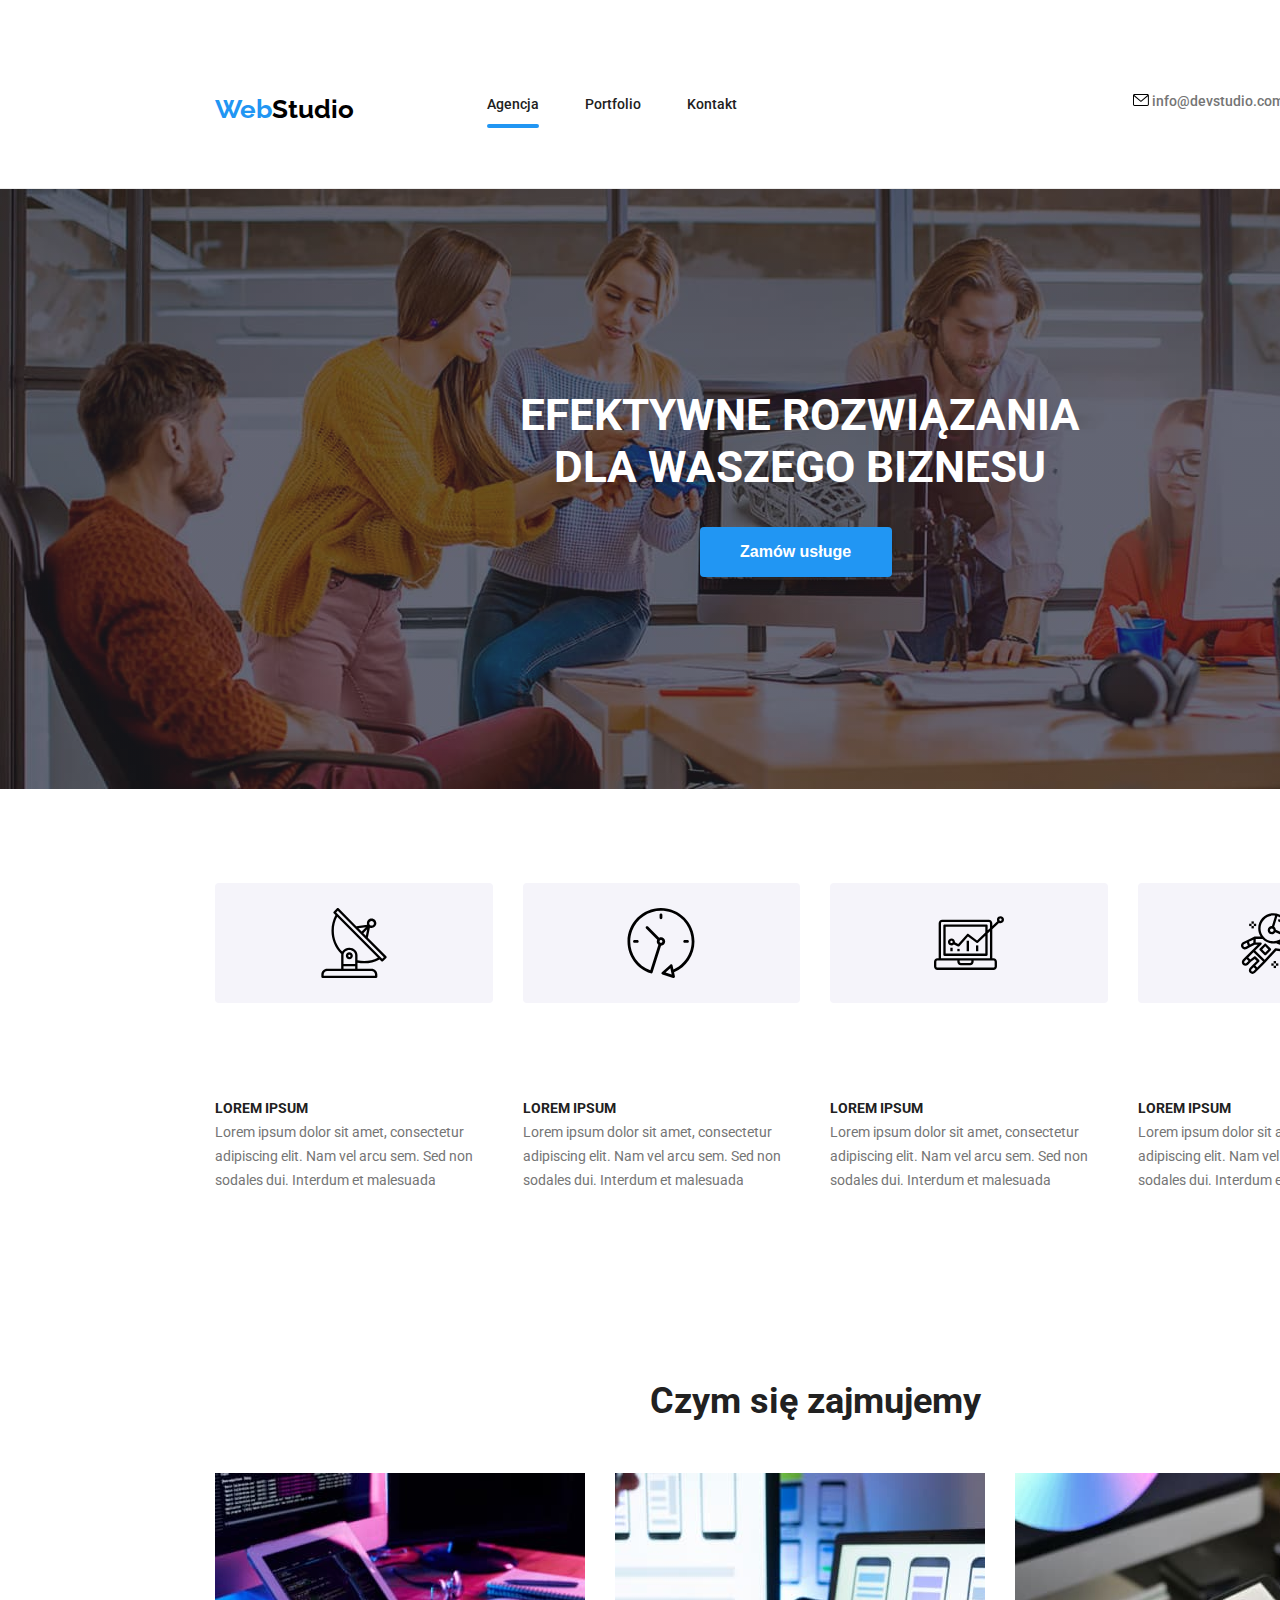
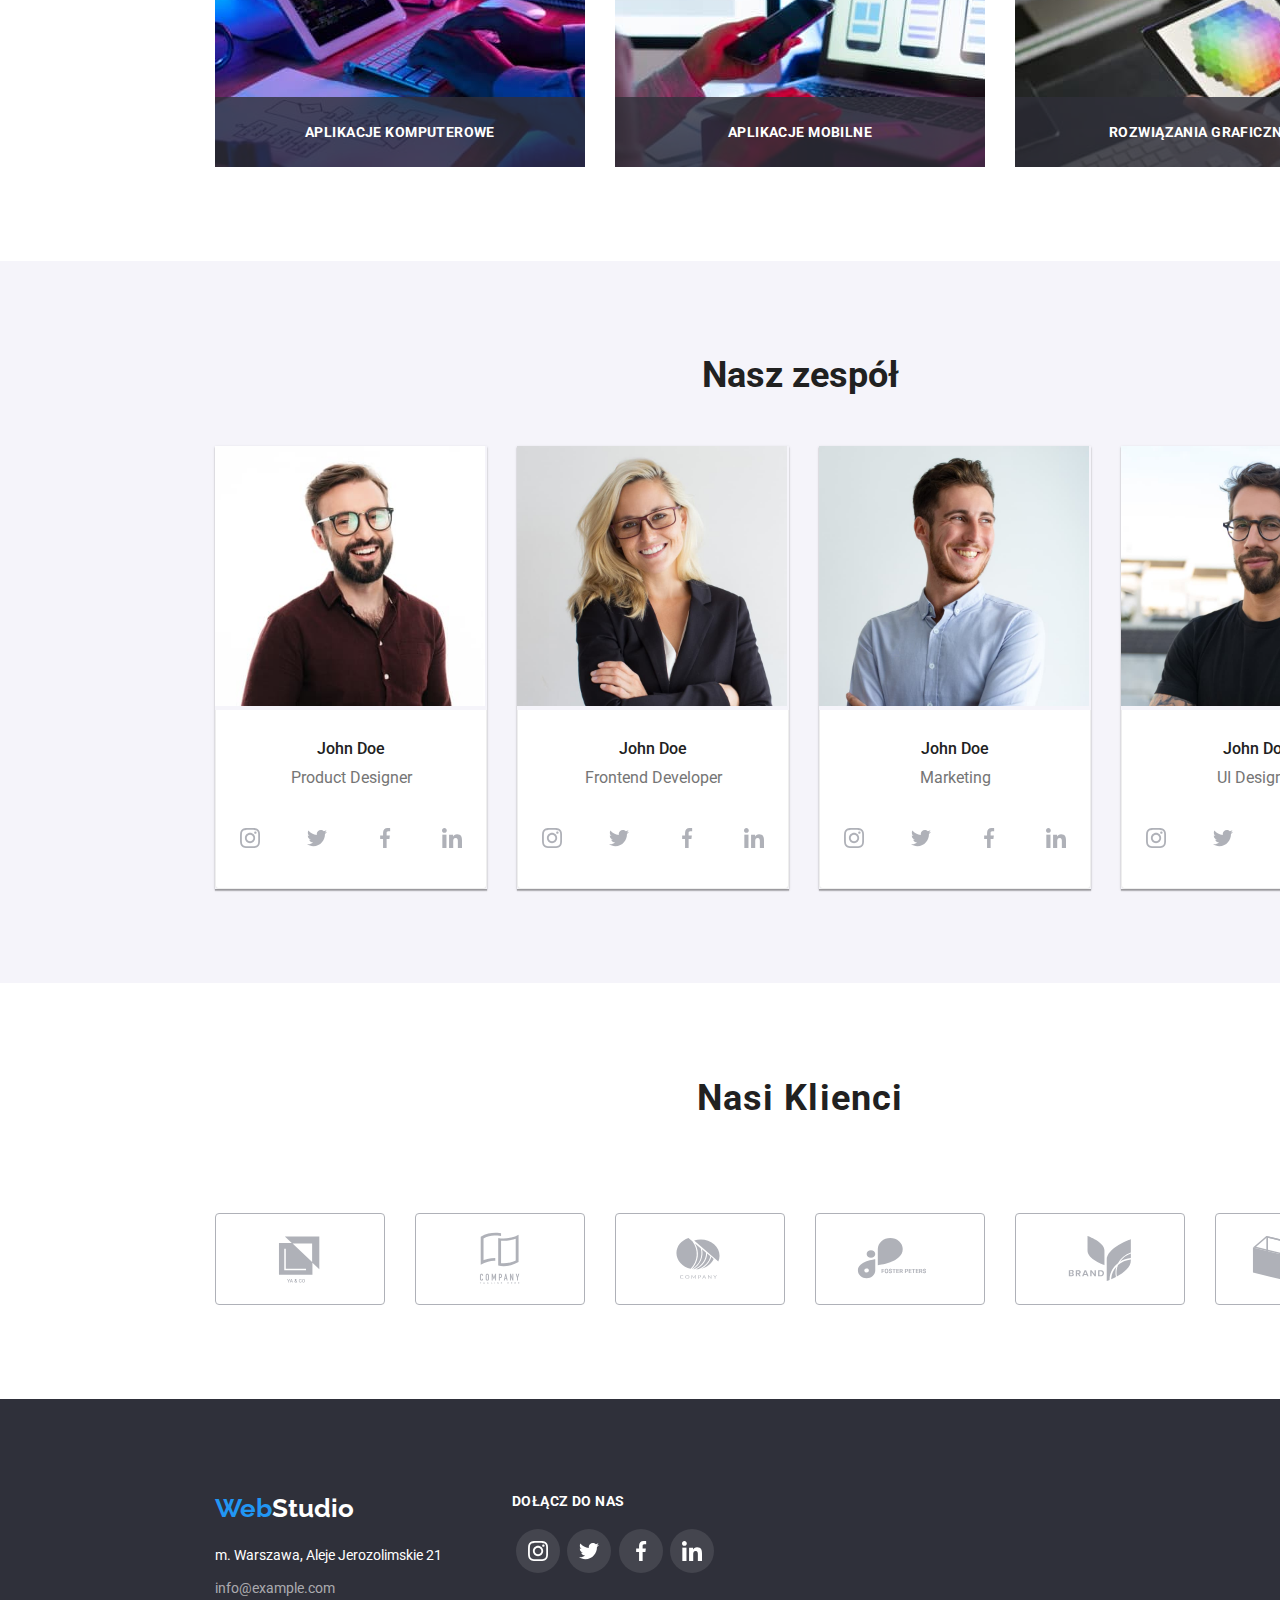
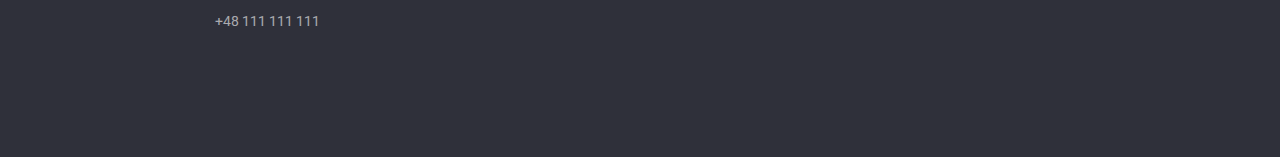
<file: index.html>
<!DOCTYPE html>
<html lang="pl">
  <head>
    <meta charset="UTF-8" />
    <meta http-equiv="X-UA-Compatible" content="IE=edge" />
    <meta name="viewport" content="width=device-width, initial-scale=1.0" />
    <link
      rel="stylesheet"
      href="https://cdnjs.cloudflare.com/ajax/libs/modern-normalize/1.1.0/modern-normalize.min.css"
      integrity="sha512-wpPYUAdjBVSE4KJnH1VR1HeZfpl1ub8YT/NKx4PuQ5NmX2tKuGu6U/JRp5y+Y8XG2tV+wKQpNHVUX03MfMFn9Q=="
      crossorigin="anonymous"
      referrerpolicy="no-referrer"
    />
    <link rel="stylesheet" href="./css/styles.css" />

    <link rel="preconnect" href="https://fonts.googleapis.com" />
    <link rel="preconnect" href="https://fonts.gstatic.com" crossorigin />
    <link
      href="https://fonts.googleapis.com/css2?family=Raleway:wght@700&family=Roboto:wght@400;500;700;900&display=swap"
      rel="stylesheet"
    />

    <style>
      @import url("https://fonts.googleapis.com/css2?family=Raleway:wght@700&family=Roboto:wght@400;500;700;900&display=swap");
    </style>
    <title>Webstudio</title>
  </head>
  <body>
    <header>
      <section class="top section">
        <a class="logo" href="./index.html"
          ><span class="logoweb">Web</span
          ><span class="logostudio">Studio</span></a
        >
        <nav>
          <ul class="top-nav">
            <li class="top-nav-items">
              <span><a class="site-nav agency" href="./index.html">Agencja</a></span>
            </li>
            <li class="top-nav-items">
              <span
                ><a class="site-nav " href="./portfolio.html">Portfolio</a></span
              >
            </li>
            <li class="top-nav-items">
              <span><a class="site-nav " href="#">Kontakt</a></span>
            </li>
          </ul>
        </nav>

        <a
          href="mailto:info@devstudio.com"
          class="contact icon-mail contact-mail"
        >
          <svg class="icon-mail" width="16" height="12">
            <use href="./images/icons.svg#icon-mail"></use>
          </svg>
          info@devstudio.com</a
        >

        <a href="tel:48111111111" class="icon-smartphone contact contact-tel">
          <svg class="icon-smartphone" width="10" height="16">
            <use href="./images/icons.svg#icon-smartphone"></use>
          </svg>
          +48 111 111 111</a
        >
      </section>
    </header>
    <main>
      <!--HERO-->
      <section class="main-upper section background-image">
        <div class="main-order">
          <h1 class="main-title">
            EFEKTYWNE ROZWIĄZANIA<br />
            DLA WASZEGO BIZNESU
          </h1>
          <button  class="btn-order" type="button" data-modal-open>Zamów usługe</button>
        </div>
      </section>

      <!--SVG-->
      <section class="backbox-main container">
        <div class="backbox antena">
          <svg class="antena" height="70" width="70">
            <use href="./images/icons.svg#icon-antena"></use>
          </svg>
        </div>
        <div class="backbox">
          <svg class="clock" width="70" height="70">
            <use href="./images/icons.svg#icon-clock"></use>
          </svg>
        </div>
        <div class="backbox">
          <svg class="diagram" width="70" height="70">
            <use href="./images/icons.svg#icon-diagram"></use>
          </svg>
        </div>
        <div class="backbox">
          <svg class="astronauta" width="70" height="70">
            <use href="./images/icons.svg#icon-astronauta"></use>
          </svg>
        </div>
      </section>

      <!--LOREM IPSUM-->
      <section class="container section">
        <div>
          <ul class="lorem-flex">
            <li class="lorem lorem-flex-items">
              <span class="lorem-span">LOREM IPSUM</span> <br />
              Lorem ipsum dolor sit amet, consectetur adipiscing elit. Nam vel
              arcu sem. Sed non sodales dui. Interdum et malesuada
            </li>
            <li class="lorem lorem-flex-items">
              <span class="lorem-span">LOREM IPSUM</span><br />
              Lorem ipsum dolor sit amet, consectetur adipiscing elit. Nam vel
              arcu sem. Sed non sodales dui. Interdum et malesuada
            </li>
            <li class="lorem lorem-flex-items">
              <span class="lorem-span">LOREM IPSUM</span><br />
              Lorem ipsum dolor sit amet, consectetur adipiscing elit. Nam vel
              arcu sem. Sed non sodales dui. Interdum et malesuada
            </li>
            <li class="lorem lorem-flex-items">
              <span class="lorem-span">LOREM IPSUM</span><br />
              Lorem ipsum dolor sit amet, consectetur adipiscing elit. Nam vel
              arcu sem. Sed non sodales dui. Interdum et malesuada
            </li>
          </ul>
        </div>
      </section>

      <!--CZYM SIE ZAJMUJEMY-->
      <section class="section container">
        <div>
          <h2 class="about-us">Czym się zajmujemy</h2>
          <ul class="flex-photo">
            <li class="flex-photo-items">
              <img
                src="images/img.jpg"
                alt="photo of laptop"
                width="370"
                height="294"
              /><div class="label-background">
                <h4 class="label">APLIKACJE KOMPUTEROWE</h4></div>
            </li>
            <li class="flex-photo-items">
              <img
                src="images/img2.jpg"
                alt="photo of laptop"
                width="370"
                height="294"
              /><div class="label-background">
              <h4 class="label">APLIKACJE MOBILNE</h4></div>
            </li>
            <li class="flex-photo-items">
              <img
                src="images/img3.jpg"
                alt="photo of laptop"
                width="370"
                height="294"
              /><div class="label-background">
                <h4 class="label">rozwiązania graficzne</h4></div>
            </li>
          </ul>
        </div>
      </section>

      <!--NASZ ZESPÓŁ-->
      <section class="our-team section">
        <div>
          <h2 class="our-teamh2">Nasz zespół</h2>

          <ul class="flex-team">
            <li class="flex-team-items">
              <img
                src="images/img4.jpg"
                alt="John Doe"
                width="270"
                height="260"
              />
              <div class="description-photo">
                <div>
                  <h3>John Doe</h3>
                  <p>Product Designer</p>
                </div>
                <div class="social-main">
                  <div class="social-elements">
                    <svg class="social instagram" width="20" height="20">
                      <use href="./images/icons.svg#icon-instagram"></use>
                    </svg>
                  </div>
                  <div class="social-elements">
                    <svg class="social twitter" width="20" height="20">
                      <use href="./images/icons.svg#icon-twitter"></use>
                    </svg>
                  </div>
                  <div class="social-elements">
                    <svg class="social facebook" width="20" height="20">
                      <use href="./images/icons.svg#icon-facebook"></use>
                    </svg>
                  </div>
                  <div class="social-elements">
                    <svg class="social linkedin" width="20" height="20">
                      <use href="./images/icons.svg#icon-linkedin"></use>
                    </svg>
                  </div>
                </div>
              </div>
            </li>
            <li class="flex-team-items">
              <img
                src="images/img5.jpg"
                alt="John Doe"
                width="270"
                height="260"
              />
              <div class="description-photo">
                <div>
                  <h3>John Doe</h3>
                  <p>Frontend Developer</p>
                </div>
                <div class="social-main">
                  <div class="social-elements">
                    <svg class="social instagram" width="20" height="20">
                      <use href="./images/icons.svg#icon-instagram"></use>
                    </svg>
                  </div>
                  <div class="social-elements">
                    <svg class="social twitter" width="20" height="20">
                      <use href="./images/icons.svg#icon-twitter"></use>
                    </svg>
                  </div>
                  <div class="social-elements">
                    <svg class="social facebook" width="20" height="20">
                      <use href="./images/icons.svg#icon-facebook"></use>
                    </svg>
                  </div>
                  <div class="social-elements">
                    <svg class="social linkedin" width="20" height="20">
                      <use href="./images/icons.svg#icon-linkedin"></use>
                    </svg>
                  </div>
                </div>
              </div>
            </li>
            <li class="flex-team-items">
              <img
                src="images/img6.jpg"
                alt="John Doe"
                width="270"
                height="260"
              />
              <div class="description-photo">
                <div>
                  <h3>John Doe</h3>
                  <p>Marketing</p>
                </div>
                <div class="social-main">
                  <div class="social-elements">
                    <svg class="social instagram" width="20" height="20">
                      <use href="./images/icons.svg#icon-instagram"></use>
                    </svg>
                  </div>
                  <div class="social-elements">
                    <svg class="social twitter" width="20" height="20">
                      <use href="./images/icons.svg#icon-twitter"></use>
                    </svg>
                  </div>
                  <div class="social-elements">
                    <svg class="social facebook" width="20" height="20">
                      <use href="./images/icons.svg#icon-facebook"></use>
                    </svg>
                  </div>
                  <div class="social-elements">
                    <svg class="social linkedin" width="20" height="20">
                      <use href="./images/icons.svg#icon-linkedin"></use>
                    </svg>
                  </div>
                </div>
              </div>
            </li>
            <li class="flex-team-items">
              <img
                src="images/img7.jpg"
                alt="John Doe"
                width="270"
                height="260"
              />
              <div class="description-photo">
                <div>
                  <h3>John Doe</h3>
                  <p>UI Designer</p>
                </div>
                <div class="social-main">
                  <div class="social-elements">
                    <svg class="social instagram" width="20" height="20">
                      <use href="./images/icons.svg#icon-instagram"></use>
                    </svg>
                  </div>
                  <div class="social-elements">
                    <svg class="social twitter" width="20" height="20">
                      <use href="./images/icons.svg#icon-twitter"></use>
                    </svg>
                  </div>
                  <div class="social-elements">
                    <svg class="social facebook" width="20" height="20">
                      <use href="./images/icons.svg#icon-facebook"></use>
                    </svg>
                  </div>
                  <div class="social-elements">
                    <svg class="social linkedin" width="20" height="20">
                      <use href="./images/icons.svg#icon-linkedin"></use>
                    </svg>
                  </div>
                </div>
              </div>
            </li>
          </ul>
        </div>
      </section>

      <section class="partners section">
        <h2 class="our-partners">Nasi Klienci</h2>
        <div>
          <ul class="partners-list-main">
            <li class="partners-list">
              <svg width="106" height="60.04">
                <use href="./images/icons.svg#icon-Logo"></use>
              </svg>
            </li>
            <li class="partners-list">
              <svg width="106" height="60.04">
                <use href="./images/icons.svg#icon-Logo2"></use>
              </svg>
            </li>
            <li class="partners-list">
              <svg width="106" height="60.04">
                <use href="./images/icons.svg#icon-Logo3"></use>
              </svg>
            </li>
            <li class="partners-list">
              <svg width="106" height="60.04">
                <use href="./images/icons.svg#icon-Logo4"></use>
              </svg>
            </li>
            <li class="partners-list">
              <svg width="106" height="60.04">
                <use href="./images/icons.svg#icon-Logo5"></use>
              </svg>
            </li>
            <li class="partners-list">
              <svg width="106" height="60.04">
                <use href="./images/icons.svg#icon-Logo6"></use>
              </svg>
            </li>
          </ul>
        </div>
      </section>
    </main>
    <footer>
      <section class="down section flex-container">
        <div class="logo-down flex-items">
          <a href="./index.html"
            ><span class="logoweb">Web</span
            ><span class="logostudio-down">Studio</span></a
          >

          <address>
            <ul>
              <li class="place-main">
                <a
                  href="https://goo.gl/maps/JtzQ2uXpoVJzDuwd7"
                  target="_blank"
                  class="place"
                  >m. Warszawa, Aleje Jerozolimskie 21</a
                >
              </li>
              <li class="contact-footer-main">
                <a href="mailto:info@example.com" class="contact-footer"
                  >info@example.com</a
                >
              </li>
              <li class="contact-footer-main">
                <a href="tel:+48111111111" class="contact-footer"
                  >+48 111 111 111</a
                >
              </li>
            </ul>
          </address>
        </div>

        <div class="join-us-main flex-items">
          <h2 class="join-us">DOŁĄCZ DO NAS</h2>
          <div class="social-main2">
            <div class="social-elements2">
              <svg class="social instagram" width="20" height="20">
                <use href="./images/icons.svg#icon-instagram"></use>
              </svg>
            </div>
            <div class="social-elements2">
              <svg class="social twitter" width="20" height="20">
                <use href="./images/icons.svg#icon-twitter"></use>
              </svg>
            </div>
            <div class="social-elements2">
              <svg class="social facebook" width="20" height="20">
                <use href="./images/icons.svg#icon-facebook"></use>
              </svg>
            </div>
            <div class="social-elements2">
              <svg class="social linkedin" width="20" height="20">
                <use href="./images/icons.svg#icon-linkedin"></use>
              </svg>
            </div>
          </div>
        </div>
      </section>
    </footer>
    <div class="backdrop is-hidden" data-modal>
      <div class="modal" >
        <button type="button" class="close-btn " data-modal-close>X

        </button>
      </div>
    </div>
    <script src="./js/modal.js"></script>
  </body>
</html>
</file>
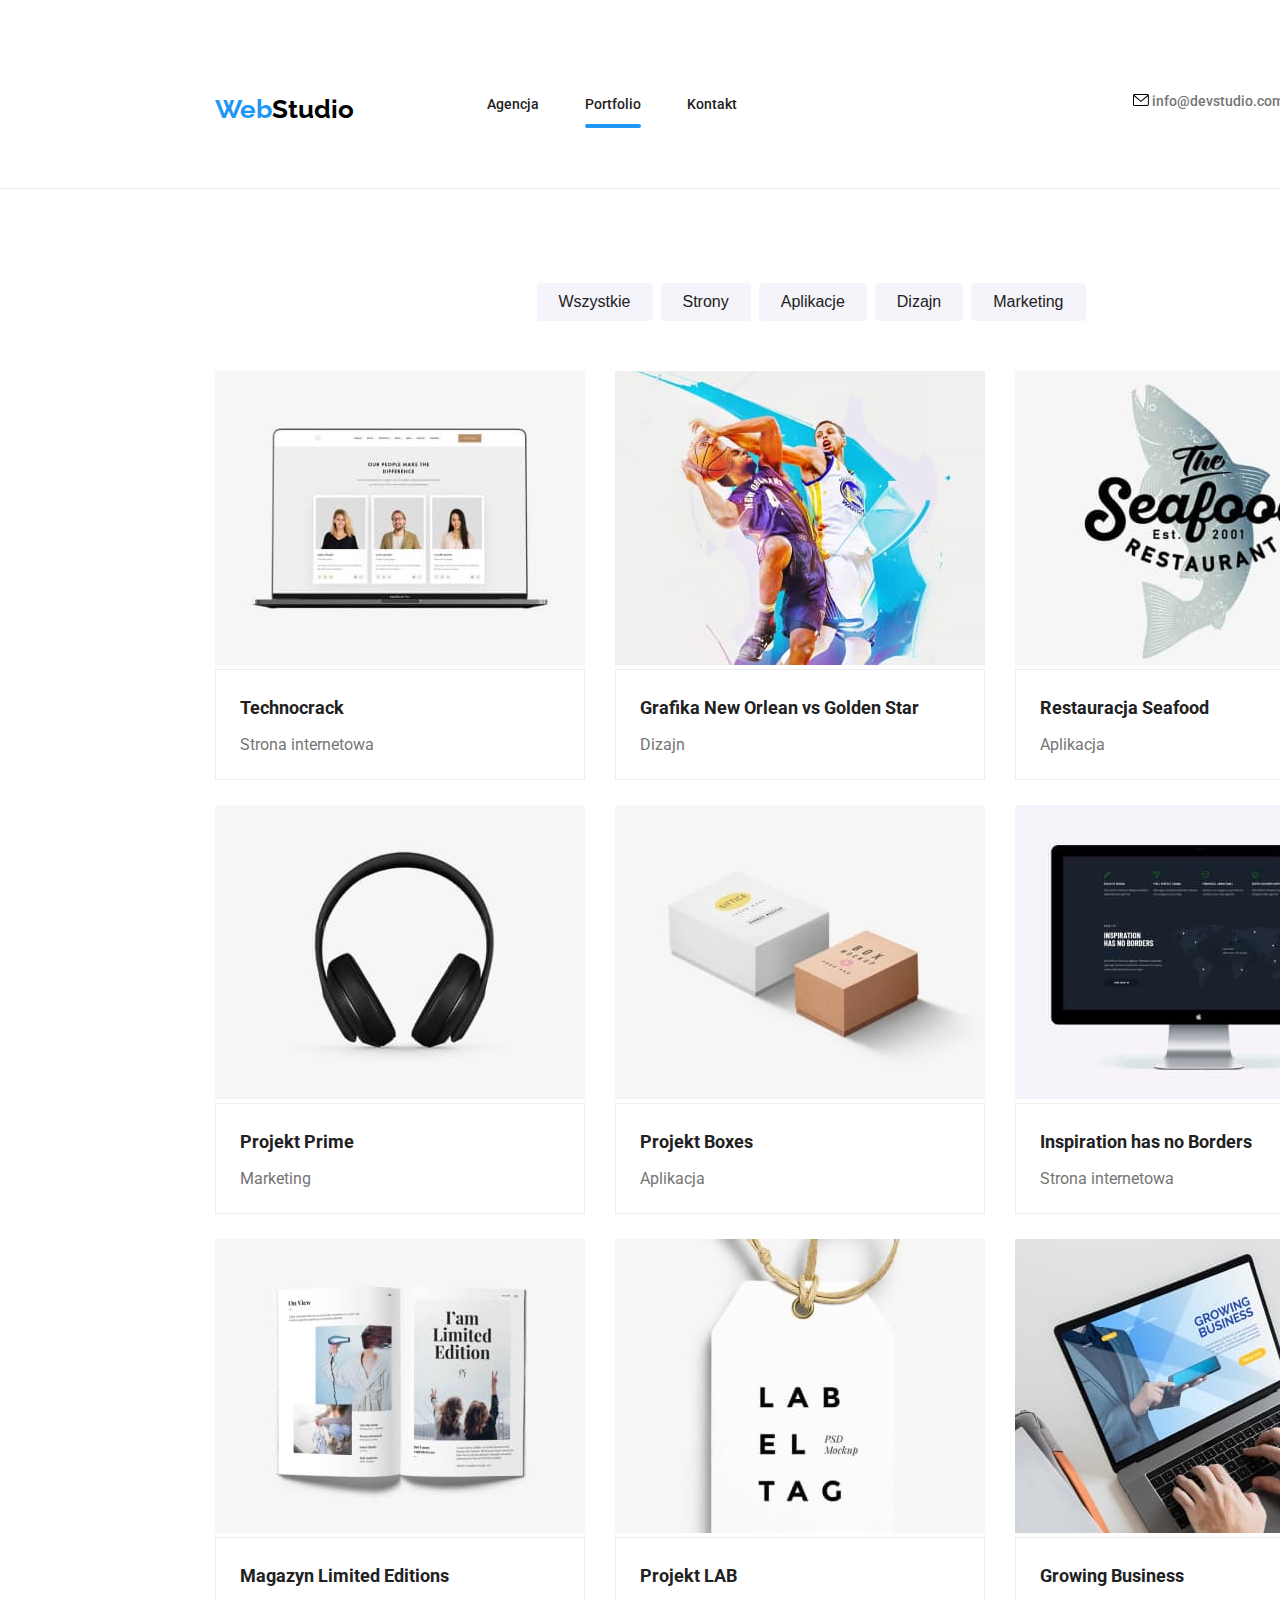
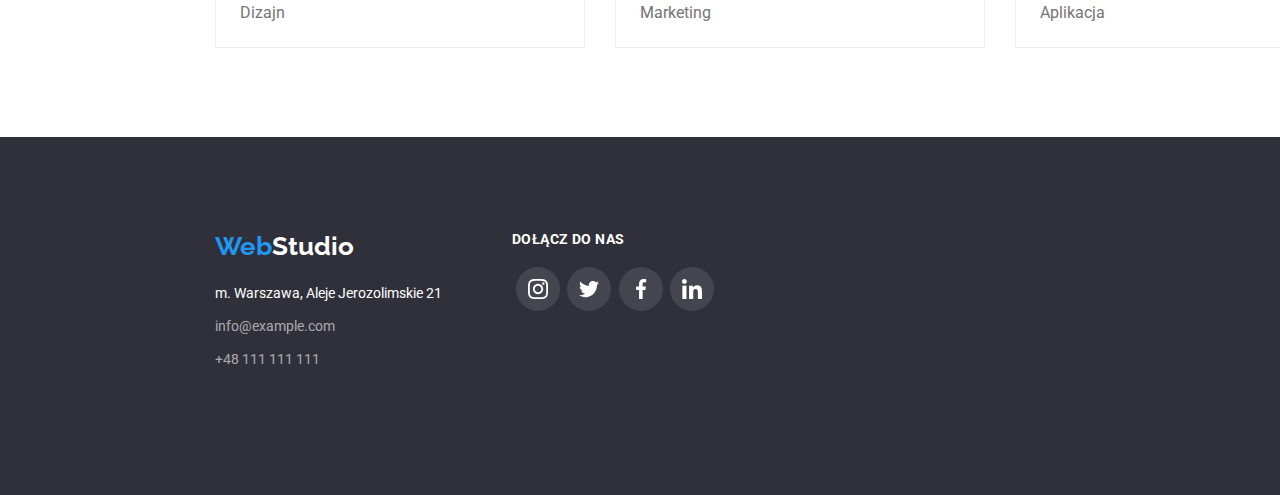
<file: portfolio.html>
<!DOCTYPE html>
<html lang="pl">
  <head>
    <meta charset="UTF-8" />
    <meta http-equiv="X-UA-Compatible" content="IE=edge" />
    <meta name="viewport" content="width=device-width, initial-scale=1.0" />
    <link
      rel="stylesheet"
      href="https://cdnjs.cloudflare.com/ajax/libs/modern-normalize/1.1.0/modern-normalize.min.css"
      integrity="sha512-wpPYUAdjBVSE4KJnH1VR1HeZfpl1ub8YT/NKx4PuQ5NmX2tKuGu6U/JRp5y+Y8XG2tV+wKQpNHVUX03MfMFn9Q=="
      crossorigin="anonymous"
      referrerpolicy="no-referrer"
    />
    <link rel="stylesheet" href="./css/styles.css" />

    <link rel="preconnect" href="https://fonts.googleapis.com" />
    <link rel="preconnect" href="https://fonts.gstatic.com" crossorigin />
    <link
      href="https://fonts.googleapis.com/css2?family=Raleway:wght@700&family=Roboto:wght@400;500;700;900&display=swap"
      rel="stylesheet"
    />

    <style>
      @import url("https://fonts.googleapis.com/css2?family=Raleway:wght@700&family=Roboto:wght@400;500;700;900&display=swap");
    </style>

    <title>Portfolio</title>
  </head>

  <body>
    <header class="up">
      <section class="top section">
        <a class="logo" href="./index.html"
          ><span class="logoweb">Web</span
          ><span class="logostudio">Studio</span></a
        >
        <nav>
          <ul class="top-nav">
            <li class="top-nav-items">
              <span><a class="site-nav" href="./index.html">Agencja</a></span>
            </li>
            <li class="top-nav-items">
              <span
                ><a class="site-nav portfolio" href="./portfolio.html">Portfolio</a></span
              >
            </li>
            <li class="top-nav-items">
              <span><a class="site-nav" href="#">Kontakt</a></span>
            </li>
          </ul>
        </nav>

        <a
          href="mailto:info@devstudio.com"
          class="contact icon-mail contact-mail"
        >
          <svg class="icon-mail" width="16" height="12">
            <use href="./images/icons.svg#icon-mail"></use>
          </svg>
          info@devstudio.com</a
        >

        <a href="tel:48111111111" class="icon-smartphone contact contact-tel">
          <svg class="icon-smartphone" width="10" height="16">
            <use href="./images/icons.svg#icon-smartphone"></use>
          </svg>
          +48 111 111 111</a
        >
      </section>
    </header>
    <main class="container">
      <!--przyciski-->
      <section class="section-btn section">
        <button class="btn" type="button">Wszystkie</button>
        <button class="btn" type="button">Strony</button>
        <button class="btn" type="button">Aplikacje</button>
        <button class="btn" type="button">Dizajn</button>
        <button class="btn" type="button">Marketing</button>
      </section>
      <section class="images">
        <ul class="images-part">
          
          <li class="images-part2 card-item">
            <div class="card-position">
            <img
              src="images/macbook.jpg"
              alt="photo macbook"
              width="370"
              height="294"
            />
            <div class="card-background">
<p class="card-description">Technocrack jest popularną platformą wykorzystywaną do rozpowszechniania koronawirusa. Firmy wykorzystują tę platformę do celów szpiegowskich i ataków na niezabezpieczone serwery konkurencji</p>
            </div>
            </div>
            <div class="description-pictures">
              <h3>Technocrack</h3>
              <p>Strona internetowa</p>
            </div>
          </li>
          <li class="images-part2 card-item">
            <div class="card-position">
            <img
              src="images/basketball.jpg"
              alt="players baskatball"
              width="370"
              height="294"
            />
            <div class="card-background">
              <p class="card-description">Technocrack jest popularną platformą wykorzystywaną do rozpowszechniania koronawirusa. Firmy wykorzystują tę platformę do celów szpiegowskich i ataków na niezabezpieczone serwery konkurencji</p>
                          </div></div>
            <div class="description-pictures">
              <h3>Grafika New Orlean vs Golden Star</h3>
              <p>Dizajn</p>
            </div>
          </li>
          <li class="images-part2 card-item">
            <div class="card-position">
            <img
              src="images/seafood.jpg"
              alt="seafood restaurant"
              width="370"
              height="294"
            /><div class="card-background">
              <p class="card-description">Technocrack jest popularną platformą wykorzystywaną do rozpowszechniania koronawirusa. Firmy wykorzystują tę platformę do celów szpiegowskich i ataków na niezabezpieczone serwery konkurencji</p>
                          </div>
                          </div>
            <div class="description-pictures">
              <h3>Restauracja Seafood</h3>
              <p>Aplikacja</p>
            </div></div>
          </li>
          <li class="images-part2 card-item">
            <div class="card-position">
            <img
              src="images/headphones.jpg"
              alt="headphones"
              width="370"
              height="294"
            /><div class="card-background">
              <p class="card-description">Technocrack jest popularną platformą wykorzystywaną do rozpowszechniania koronawirusa. Firmy wykorzystują tę platformę do celów szpiegowskich i ataków na niezabezpieczone serwery konkurencji</p>
                          </div>
                          </div>
            <div class="description-pictures">
              <h3>Projekt Prime</h3>
              <p>Marketing</p>
            </div>
          </li>
          <li class="images-part2 card-item">
            <div class="card-position">
            <img src="images/box.jpg" alt="box" width="370" height="294" />
            <div class="card-background">
              <p class="card-description">Technocrack jest popularną platformą wykorzystywaną do rozpowszechniania koronawirusa. Firmy wykorzystują tę platformę do celów szpiegowskich i ataków na niezabezpieczone serwery konkurencji</p>
                          </div>
                          </div>
            <div class="description-pictures">
              <h3>Projekt Boxes</h3>
              <p>Aplikacja</p>
            </div>
          </li>
          <li class="images-part2 card-item">
            <div class="card-position">
            <img
              src="images/desktop.jpg"
              alt="desktop"
              width="370"
              height="294"
            /> <div class="card-background">
              <p class="card-description">Technocrack jest popularną platformą wykorzystywaną do rozpowszechniania koronawirusa. Firmy wykorzystują tę platformę do celów szpiegowskich i ataków na niezabezpieczone serwery konkurencji</p>
                          </div>
                          </div>
            <div class="description-pictures">
              <h3>Inspiration has no Borders</h3>
              <p>Strona internetowa</p>
            </div>
          </li>
          <li class="images-part2 card-item">
            <div class="card-position">
            <img src="images/book.jpg" alt="book" width="370" height="294" /> <div class="card-background">
              <p class="card-description">Technocrack jest popularną platformą wykorzystywaną do rozpowszechniania koronawirusa. Firmy wykorzystują tę platformę do celów szpiegowskich i ataków na niezabezpieczone serwery konkurencji</p>
                          </div>
                          </div>
            <div class="description-pictures">
              <h3>Magazyn Limited Editions</h3>
              <p>Dizajn</p>
            </div>
          </li>
          <li class="images-part2 card-item">
            <div class="card-position">
            <img
              src="images/labeltag.jpg"
              alt="labeltag"
              width="370"
              height="294"
            />
            <div class="card-background">
              <p class="card-description">Technocrack jest popularną platformą wykorzystywaną do rozpowszechniania koronawirusa. Firmy wykorzystują tę platformę do celów szpiegowskich i ataków na niezabezpieczone serwery konkurencji</p>
                          </div>
                          </div>
            <div class="description-pictures">
              <h3>Projekt LAB</h3>
              <p>Marketing</p>
            </div>
          </li>
          <li class="images-part2 card-item">
            <div class="card-position">
            <img
              src="images/computer.jpg"
              alt="computer"
              width="370"
              height="294"
            />
            <div class="card-background">
              <p class="card-description">Technocrack jest popularną platformą wykorzystywaną do rozpowszechniania koronawirusa. Firmy wykorzystują tę platformę do celów szpiegowskich i ataków na niezabezpieczone serwery konkurencji</p>
                          </div>
                          </div>
            <div class="description-pictures">
              <h3>Growing Business</h3>
              <p>Aplikacja</p>
            </div>
          </li>
        </ul>
      </section>
    </main>

    <footer>
      <section class="down section flex-container">
        <div class="logo-down flex-items">
          <a href="./index.html"
            ><span class="logoweb">Web</span
            ><span class="logostudio-down">Studio</span></a
          >

          <address>
            <ul>
              <li class="place-main">
                <a
                  href="https://goo.gl/maps/JtzQ2uXpoVJzDuwd7"
                  target="_blank"
                  class="place"
                  >m. Warszawa, Aleje Jerozolimskie 21</a
                >
              </li>
              <li class="contact-footer-main">
                <a href="mailto:info@example.com" class="contact-footer"
                  >info@example.com</a
                >
              </li>
              <li class="contact-footer-main">
                <a href="tel:+48111111111" class="contact-footer"
                  >+48 111 111 111</a
                >
              </li>
            </ul>
          </address>
        </div>

        <div class="join-us-main flex-items">
          <h2 class="join-us">DOŁĄCZ DO NAS</h2>
          <div class="social-main2">
            <div class="social-elements2">
              <svg class="social instagram" width="20" height="20">
                <use href="./images/icons.svg#icon-instagram"></use>
              </svg>
            </div>
            <div class="social-elements2">
              <svg class="social twitter" width="20" height="20">
                <use href="./images/icons.svg#icon-twitter"></use>
              </svg>
            </div>
            <div class="social-elements2">
              <svg class="social facebook" width="20" height="20">
                <use href="./images/icons.svg#icon-facebook"></use>
              </svg>
            </div>
            <div class="social-elements2">
              <svg class="social linkedin" width="20" height="20">
                <use href="./images/icons.svg#icon-linkedin"></use>
              </svg>
            </div>
          </div>
        </div>
      </section>
    </footer>
  </body>
</html>
</file>
<file: css/styles.css>
* {
    box-sizing: border-box;
    margin: 0;
    padding: 0;
} 

ul {

    list-style-type: none;
}

a {

    text-decoration: none;
}
.section-top {

    padding-top: 94px;
}
.section-bottom {

    padding-bottom: 94px;
    
}

.section{
    
    padding-bottom: 94px;
    padding-top:94px; 
}
/*index*/

.container {
    max-width: 1200px;
    margin-left: 215px;
    margin-right: 0;
    
}


body {
    font-family: "Roboto", sans-serif;
    color: #212121;
    width: 1600px;
}


.main-upper {
    background-color:none; 
    
    width:1600px;
    height: 600px;

}
.btn-order {
    cursor: pointer;
    background-color: #2196F3;
    color: #ffffff;
    font-family: inherit, sans-serif;
    font-style: normal;
    font-weight: 700;
    font-size: 16px;
    line-height: 1.87;
    padding: 10px 41px 10px 40px;
      text-align: center;
     margin-left: 700px;
    margin-top: 124px;
box-shadow: 0px 4px 4px rgba(0, 0, 0, 0.15);
    border-radius: 4px;
    border:none;

    
}
.main-title {
    color: #ffffff;
text-align: center;
font-size:44px;
width: 696px ;
height: 120px;
margin-left: 452px;
padding-top:106px;

}


.lorem-flex{
    display: flex;
    column-gap: 30px;
}
.lorem-flex-items{
    flex-basis: calc((100% - 3 * 30px) / 4);
    
    
}
.flex-photo{
    display: flex;
    column-gap: 30px;
    position: relative;
}
.flex-photo-items {
flex-basis: calc((100% - 2 * 30px) / 3);
position: relative;
max-width: 370px;
max-height: 294px;
}
.flex-team {
    display: flex;
    column-gap: 30px;
    margin-left:215px;
    margin-right:215px;
    
}

.flex-team-items {
    flex-basis: calc((100% - 3 * 30px) / 4);
    box-shadow: 0px 1px 3px rgba(0, 0, 0, 0.12), 0px 1px 1px rgba(0, 0, 0, 0.14), 0px 2px 1px rgba(0, 0, 0, 0.2);

}
.flex-team h3 {
    padding-top: 30px;
    
    padding-bottom: 10px;
   
    text-align: center;
    
    width: 270px;

}

.flex-team p {

   
    padding-bottom: 30px;
    text-align: center;
   
    width: 270px;}

.lorem-span {
    font-family: inherit,sans-serif;
    font-style: normal;
    font-weight: 700;
    font-size: 14px;
    line-height: 1.14;
    text-transform: uppercase;
    color: #212121;
    padding-bottom:10px;
}

.lorem {
    font-family: inherit,sans-serif;
    font-style: normal;
    font-weight: 400;
    font-size: 14px;
    line-height: 1.71;
    color: #757575;
}
 .about-us {
    font-family: inherit,sans-serif;
    font-style: normal;
    font-weight: 700;
    font-size: 36px;
    line-height: 1.16;
    text-align: center;
    color: #212121;
    margin-bottom: 50px;
 }
 .our-team p{
    font-family: inherit,sans-serif;
    font-style: normal;
    font-weight: 400;
    font-size: 16px;
    line-height: 1.18;
    text-align: center;
    color: #757575;
   
 }
 .our-team h3{
    font-family: inherit,sans-serif;
    font-style: normal;
    font-weight: 500;
    font-size: 16px;
    line-height: 1.18;
    text-align: center;
    color: #212121;
    
 }
 .our-team h2{
    font-family: inherit,sans-serif;
    font-style: normal;
    font-weight: 700;
    font-size: 36px;
    line-height: 1.16;
    text-align: center;
    color: #212121;
 }

 .our-team {
    background-color: #f5f4fa;
    width: 1600px;
    
     }
.our-teamh2 {
    margin-bottom: 50px;
}
/* style portfolio.css  !!!*/

.logo {
    margin-left: 215px;
    
    
}

.top {
    display: flex;
    text-decoration: none;
    border-bottom: 1px solid #ececec;
   max-height: 80px;
    
       
}
.top-nav{
    display: flex;
    margin-left: 93px;
    
}
.top-nav-items {
    margin-right: 46px;
    text-decoration: none;
    align-items:baseline;
    position: relative;
    padding-bottom: 15px;

}
.contact-mail {
    margin-left: 350px;
    
    align-items: baseline;
}
.contact-tel {
    margin-left: 50px;
  
        align-items: baseline;
}

.images h3 {
    padding-top:20px;
    padding-left: 24px;
    
    padding-bottom: 4px;    
}

.images p {
      padding-bottom: 19px;
        padding-left: 24px;
    
    
}
.description-pictures{
border-left: 1px solid #eeeeee;
    border-right: 1px solid #eeeeee;
    border-bottom: 1px solid #eeeeee;
    border-top: 1px solid #eeeeee;
    width: 370px;
    
}


.logoweb{
    color:#2196F3;
    font-family: 'Raleway',sans-serif;
    font-style: normal;
    font-weight: 700;
    font-size: 26px;
    line-height: 1.19;
    
    
}
.logostudio{
    color: #000000;
    font-family: 'Raleway',sans-serif;
    font-style: normal;
    font-weight: 700;
    font-size: 26px;
    line-height: 1.19;
    margin-right: 40px;
    }
    .logostudio-down {
        font-family: 'Raleway',sans-serif;
        font-style: normal;
        font-weight: 700;
        font-size: 26px;
        line-height: 1.19;
        color: #ffffff;
    }

.site-nav {
   
    color: #212121;
    font-family: inherit ,sans-serif;
    font-style: normal;
    font-weight: 500;
    font-size: 14px;
    line-height: 1.14;
    
}
.site-nav:hover,
.site-nav:focus {
    color: #2196F3;
    transition-property: color;
transition:color 250ms cubic-bezier(0.4, 0, 0.2, 1) ;
}



.agency::after{ 
    content: "";
    background-color:  #2196F3;
border-radius: 2px;
border: 2px solid #2196F3; 
position: absolute;
left: 0px;
right: 0px;
bottom: 0px;
}
.portfolio::after{ 
    content: "";
    background-color:  #2196F3;
border-radius: 2px;
border: 2px solid #2196F3; 
position: absolute;
left: 0px;
right: 0px;
bottom: 0px;}

.contact {
color: #757575;
text-decoration: none;
font-family: inherit ,sans-serif;
font-style: normal;
font-weight: 500;
font-size: 14px;
line-height: 1.14;
}
.contact:hover,
.contact:focus
 {
    color: #2196F3;
    transition-property:color;
transition: color 250ms cubic-bezier(0.4, 0, 0.2, 1) ;
    
}

.btn {
    cursor: pointer;
    font-family: inherit, sans-serif;
    font-style: normal;
    font-weight: 500;
    font-size: 16px;
    line-height: 1.62;
    background-color: #F5F4FA;
    color:#212121;
    padding: 6px 22px 6px 22px ;
    margin-right: 8px;
    border: none;
    border-radius: 4px;
}
.section-btn{
    display: flex;
    padding-top: 94px;
    padding-bottom: 50px;
    justify-content: center;
}
.section-btn > .btn:not(:last-child) {
    margin-right: 8px;
}
.btn:hover,
.btn:focus {
    background-color: #2196F3;
    color:#ffffff;
    box-shadow: 0px 3px 1px rgba(0, 0, 0, 0.1), 0px 1px 2px rgba(0, 0, 0, 0.08), 0px 2px 2px rgba(0, 0, 0, 0.12);
    transition-property:background-color,box-shadow,color;
transition: background-color 250ms cubic-bezier(0.4, 0, 0.2, 1) , box-shadow 250ms cubic-bezier(0.4, 0, 0.2, 1),color 250ms cubic-bezier(0.4, 0, 0.2, 1);
}


.images{
    padding-bottom: 94px;
}

.images-part {
    
    list-style: none;
        display: flex;
        flex-wrap: wrap;
        gap:30px;
        
}
.images-part2 {
    flex-basis: calc((100% - 2 * 30px) / 3);
    max-width: 370px;
   cursor: pointer;
   max-height: 404px;
    
}
.images-part2:hover,
.images-part2:focus {
box-shadow: 0px 1px 1px rgba(0, 0, 0, 0.12), 0px 4px 4px rgba(0, 0, 0, 0.06), 1px 4px 6px rgba(0, 0, 0, 0.16);
cursor: pointer;
transition-property:box-shadow;
transition:box-shadow 250ms cubic-bezier(0.4, 0, 0.2, 1);
}


.images h3{
    font-family: inherit ,sans-serif;
    font-style: normal;
    font-weight: 700;
    font-size: 18px;
    line-height: 2;
    color: #212121;
}

.images p {
    font-family: inherit,sans-serif;
    font-style: normal;
    font-size: 16px;
    line-height: 1.87;
    color: #757575;

}



.down {
    background-color:#2F303A; 
}
.place {
    color:#ffffff;
    font-family: inherit,sans-serif;
    font-style: normal;
    font-weight: 400;
    font-size: 14px;
    line-height: 1.71;
   
    
}
.place-main {
    
    padding-bottom:9px;
    padding-top: 20px;
    


}
.contact-footer-main{
    
    padding-bottom:9px;
    

}
.contact-footer {
    color: rgba(255, 255, 255, 0.6) ;
    font-family: inherit, sans-serif;
    font-style: normal;
    font-weight: 400;
    font-size: 14px;
    line-height: 1.71;
   

}
.contact-footer:hover,
.contact-footer:focus {
    color:#2196F3;
    transition-property:color;
    transition: color 250ms cubic-bezier(0.4, 0, 0.2, 1);
}
.logo-down {
    margin-left:215px;
    
    padding-bottom:20px;

}
.foot{
    padding-top:94px;
}
.backbox-main{
    display: flex;
    column-gap: 30px;
}
.backbox{
    
    width: 270px;
    height: 120px;
    background-color: #F5F4FA;
    
    flex-basis: calc((100% - 3 * 30px) / 4);
    margin-top: 94px;
    border-radius: 4px;
    display: flex;
        justify-content: center;
        align-items: center;
        border-radius: 4px;
        

    
}

.background-image{
    width: 1600px;
    height: 600px ;
    background-image:linear-gradient(rgba(47, 48, 58, 0.4),
                rgba(47, 48, 58, 0.4)), url(../images/background.jpg) ;
    background-size: cover;
        background-position: center;
        background-repeat: no-repeat;
}


.back{
    background-color: #ffffff;
}

.icon-mail:hover,
.icon-mail:focus-visible {
   
    fill: #2196F3;
    transition-property:fill ;
    transition: fill 250ms cubic-bezier(0.4, 0, 0.2, 1);
}
.icon-smartphone:hover,
.icon-smartphone:focus {
    fill: #2196F3;
    transition-property:fill ;
    transition: fill 250ms cubic-bezier(0.4, 0, 0.2, 1);
       
}



    .social-main {display: flex;
        justify-content: space-around;
        align-items: center;
        width: 270px;
        cursor: pointer;

    }
    .social-elements{
        width: 40px;
        height: 40px;
        display: flex;
            justify-content: center;
            align-items: center;
            fill:#AFB1B8;

    }
    .social-elements:hover,
    .social-elements:focus
    {
        background-color: #2196F3;
        fill: #ffffff;
        border-radius: 50%;
        transition-property:background-color,box-shadow,color ,fill;
transition: background-color 250ms cubic-bezier(0.4, 0, 0.2, 1) , box-shadow 250ms cubic-bezier(0.4, 0, 0.2, 1),color 250ms cubic-bezier(0.4, 0, 0.2, 1),fill 250ms cubic-bezier(0.4,0,0.2,1);


    }
    .description-photo{
        
        border-left: 1px solid #eeeeee;
            border-right: 1px solid #eeeeee;
            border-bottom: 1px solid #eeeeee;
            padding-bottom: 30px;
            background-color: #ffffff;
            border-radius: 0px 0px 4px 4px;

    }
    
    .partners{
        background-color: #ffffff;
        max-width: 1600px;
    }
    .our-partners {
        font-family: 'Roboto';
            font-style: normal;
            font-weight: 700;
            font-size: 36px;
            line-height: 42px;
            text-align: center;
            letter-spacing: 0.03em;
        
            color: #212121;
    }
    .partners-list-main{
        display: flex;
        column-gap: 30px;
        margin-left: 215px;
        margin-right: 215px;
       
        
       
    }
        .partners-list {
            width: 170px;
            height: 92px;
            background-color: #ffffff;
            margin-top: 94px;
            justify-content: center;
            align-items: center;
            border: 1px solid #AFB1B8;
            border-radius: 4px;
    display: flex;
    cursor: pointer;
    fill:#AFB1B8;
    
        }
        .partners-list:hover,
        .partners-list:focus{
            border: 1px solid #2196F3;
            fill: #2196F3;
            cursor: pointer;
            transition-property:fill,border;
transition:fill 250ms cubic-bezier(0.4, 0, 0.2, 1),border 250ms cubic-bezier(0.4, 0, 0.2 ,1);



        }
        .join-us {
            font-family: 'Roboto';
                font-style: normal;
                font-weight: 700;
                font-size: 14px;
                line-height: 16px;
                letter-spacing: 0.03em;
                text-transform: uppercase;
            
                color: #FFFFFF;
        }
        .join-us-main{
            width:206px;
            height:80px;
            margin-left: 70px;
        }
        
            .social-main2 {
                    display: flex;
                    justify-content: space-around;
                    align-items: center;
                    cursor: pointer;
                    padding-top: 20px;
        
                }
        
                .social-elements2 {
                    width: 44px;
                    height: 44px;
                    display: flex;
                    justify-content: center;
                    align-items: center;
                    background: rgba(255, 255, 255, 0.1);
                    border-radius: 50%;
                    fill:#ffffff;
        
                }
        
                .social-elements2:hover,
                .social-elements2:focus {
                    background-color: #2196F3;
                    fill: #ffffff;
                    border-radius: 50%;
                    transition-property:background-color,box-shadow;
transition: background-color 250ms cubic-bezier(0.4, 0, 0.2, 1) , box-shadow 250ms cubic-bezier(0.4, 0, 0.2, 1);


                }
           
                .flex-container{
                    display: flex;
                }
                .flex-items{
                    display: block;
                }
               
 .backdrop{
position:fixed;
left:0;
top:0;
width: 100%;
height: 100%;
display: flex;
justify-content: center;
align-items: center;
background-color: rgba(0, 0, 0,0.1);
transition-property:background-color,visibility,opacity;
transition: transform 1s cubic-bezier(0.4, 0, 0.2, 1), visibility 2s linear , opacity 2s ease ;

  
}

.modal{
    position: absolute;
    width:528px;
height:581px;

background-color: #FFFFFF;
box-shadow: 0px 1px 3px rgba(0, 0, 0, 0.12), 0px 1px 1px rgba(0, 0, 0, 0.14), 0px 2px 1px rgba(0, 0, 0, 0.2);
border-radius: 4px;
transition-property:background-color,box-shadow;
transition: transform 250ms cubic-bezier(0.4, 0, 0.2, 1);
animation-name: effects;
animation-duration: 3500ms;


}
 
@keyframes effects {
    0%{
        scale:0.1;
        opacity:0.2;

    }
   

    100%{
        scale:1;
        opacity:1;
    }
}
.close-btn{
    position: absolute;
    top: 8px;
    right: 8px;
    width: 30px;
    height: 30px;
    background-color: #FFFFFF;
    border: 1px solid rgba(0, 0, 0, 0.1);
    border-radius: 50%;
    cursor:pointer;
}
.is-hidden{
    opacity: 0;
    visibility: hidden;
    pointer-events: none;
    border-bottom-left-radius: 50%;
  border-bottom-right-radius: 50%;
  transform: translateY(-100%);
}

.label{
    font-family: 'Roboto';
    font-style: normal;
    font-weight: 700;
    font-size: 14px;
    line-height: 16px;
    text-align: center;
    letter-spacing: 0.03em;
    text-transform: uppercase;
    color:#ffffff;
    

    
}
.label-background{
position: absolute;
  bottom: 0;
  left:0;
  right: 0;
  padding: 27px 90px;
  background-color:rgba(47, 48, 58, 0.8);
}
.card-position{
    position: relative;
    overflow: hidden;
}



.card-background{
    position: absolute;
    inset:0;
    padding: 49px 45px 49px 24px;
    background-color:rgba(33, 150, 243, 0.9); 
    transition:transform 250ms cubic-bezier(0.4, 0, 0.2, 1);
    transform: translateY(100%);
    pointer-events: none;
    color:#ffffff;
    
    
    
}

.card-item:hover .card-background{
    
    position: absolute;
   pointer-events: auto;
transform: translateY(0);


}
.card-item:hover .card-description{
font-family: 'Roboto';
font-style: normal;
font-weight: 400;
font-size: 18px;
line-height: 1.55;
letter-spacing: 0.03em;
color: #FFFFFF;
transition-property:color;
transition: color 250ms cubic-bezier(0.4, 0, 0.2, 1);



}
</file>
